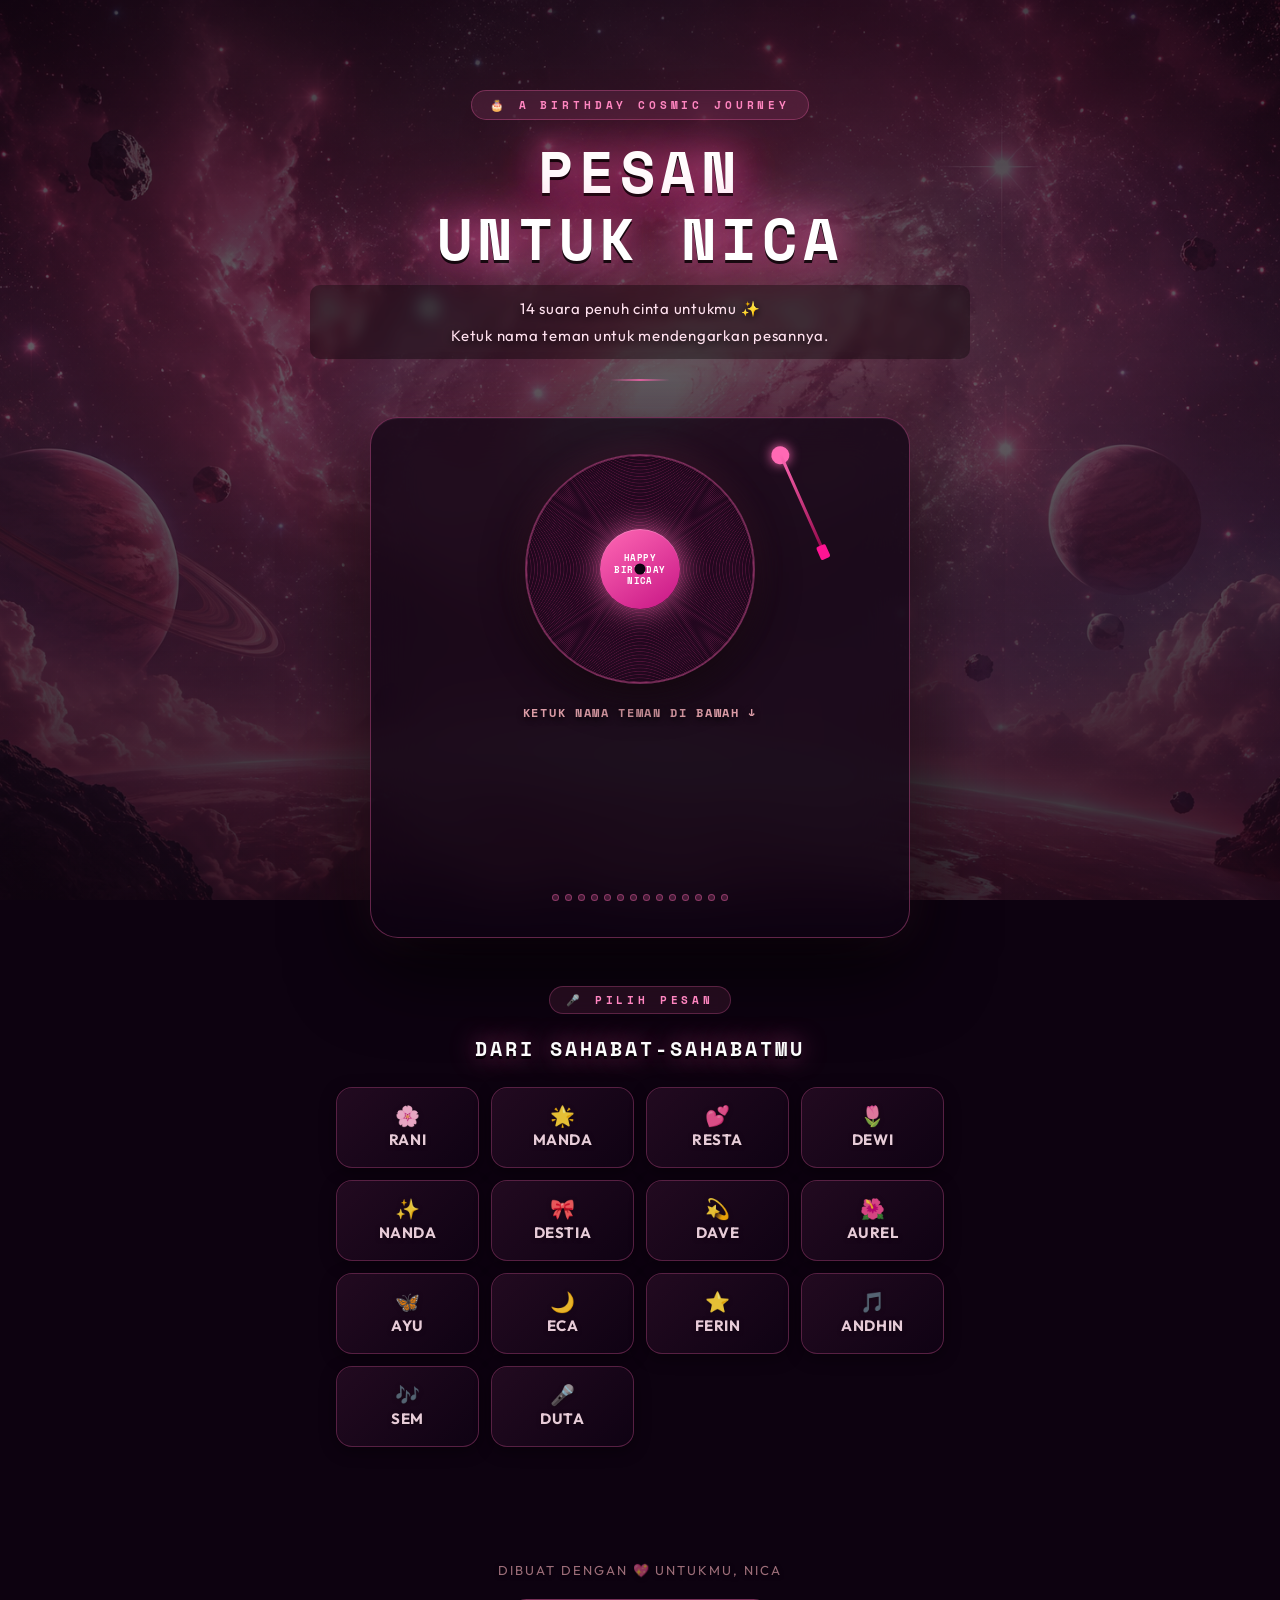
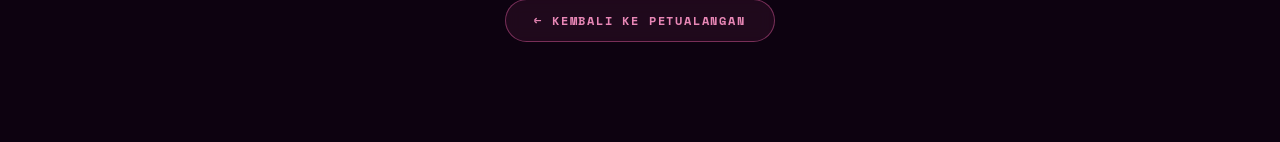
<file: halaman_audio.html>
<!DOCTYPE html>
<html lang="id">
<head>
  <meta charset="UTF-8">
  <meta name="viewport" content="width=device-width, initial-scale=1.0, user-scalable=no">
  <meta name="theme-color" content="#12050f">
  <title>Pesan untuk Nica 🎵</title>
  <link rel="preconnect" href="https://fonts.googleapis.com">
  <link href="https://fonts.googleapis.com/css2?family=Space+Mono:ital,wght@0,400;0,700;1,400&family=Outfit:wght@300;400;600;700;800&display=swap" rel="stylesheet">
  <style>
    *, *::before, *::after { box-sizing: border-box; margin: 0; padding: 0; }
    html { font-size: 16px; scroll-behavior: smooth; }
    html, body { min-height: 100%; }

    body {
      font-family: 'Outfit', sans-serif;
      color: #ffe6f0;
      min-height: 100vh;
      overflow-x: hidden;
      background-color: #0d0210;
      background-image: url('assets/bghalaman.png');
      background-size: cover;
      background-position: center top;
      background-attachment: fixed;
    }

    /* DARK OVERLAY - more opaque for readability */
    body::before {
      content: '';
      position: fixed;
      inset: 0;
      background: linear-gradient(
        180deg,
        rgba(8, 1, 10, 0.75) 0%,
        rgba(15, 3, 13, 0.65) 40%,
        rgba(8, 1, 10, 0.80) 100%
      );
      pointer-events: none;
      z-index: 0;
    }

    /* ── PARTICLES ── */
    #ap-particles {
      position: fixed; inset: 0;
      pointer-events: none; z-index: 1;
      overflow: hidden;
    }
    .ap-particle {
      position: absolute; border-radius: 50%;
      animation: apFloat linear infinite; opacity: 0;
    }
    @keyframes apFloat {
      0%   { opacity: 0; transform: translateY(0) scale(0); }
      10%  { opacity: 1; }
      90%  { opacity: 0.5; }
      100% { opacity: 0; transform: translateY(-100vh) scale(1); }
    }

    /* MAIN PAGE */
    .page-wrap {
      position: relative; z-index: 2;
      min-height: 100vh;
      display: flex; flex-direction: column;
      align-items: center;
      padding-bottom: 60px;
    }

    /* ── HEADER ── */
    .p-header {
      text-align: center;
      padding: clamp(40px, 9vw, 90px) 20px clamp(20px, 4vw, 36px);
      width: 100%;
      max-width: 700px;
    }
    .p-header .tag {
      font-family: 'Space Mono', monospace;
      font-size: clamp(9px, 2.2vw, 11px); font-weight: 700;
      letter-spacing: .35em; text-transform: uppercase;
      color: #ff85c0;
      background: rgba(255,105,180,0.12);
      border: 1px solid rgba(255,105,180,0.3);
      padding: 6px 18px; border-radius: 50px;
      display: inline-block; margin-bottom: 18px;
      backdrop-filter: blur(8px);
    }
    .p-header h1 {
      font-family: 'Space Mono', monospace; font-weight: 700;
      font-size: clamp(26px, 7vw, 58px);
      color: #fff;
      letter-spacing: .08em; text-transform: uppercase;
      margin-bottom: 14px;
      text-shadow: 0 3px 0 rgba(0,0,0,0.8), 0 0 40px rgba(255,105,180,.9), 0 0 80px rgba(255,20,147,.5);
      line-height: 1.15;
    }
    .p-header .sub {
      font-size: clamp(12px, 3vw, 15px);
      color: #ffe0ee;
      letter-spacing: .05em; line-height: 1.8;
      text-shadow: 0 2px 8px rgba(0,0,0,.9);
      background: rgba(0,0,0,0.35);
      padding: 10px 20px;
      border-radius: 10px;
      backdrop-filter: blur(6px);
    }
    .div-line {
      width: 60px; height: 2px;
      background: linear-gradient(90deg, transparent, rgba(255,105,180,.8), transparent);
      margin: 20px auto 0;
    }

    /* ── PLAYER CARD ── */
    .player-card {
      width: min(540px, 94vw);
      background: rgba(15, 3, 18, 0.72);
      backdrop-filter: blur(24px);
      -webkit-backdrop-filter: blur(24px);
      border: 1.5px solid rgba(255,105,180,.35);
      border-radius: 28px;
      padding: clamp(20px, 5vw, 36px);
      box-shadow:
        0 30px 80px rgba(0,0,0,.8),
        0 0 40px rgba(255,105,180,.12),
        inset 0 1px 0 rgba(255,255,255,.05);
      display: flex; flex-direction: column; align-items: center;
      gap: 16px;
      margin: 0 auto;
    }

    /* VINYL RECORD */
    .vc {
      position: relative;
      width: clamp(160px, 44vw, 230px);
      height: clamp(160px, 44vw, 230px);
      cursor: pointer;
      -webkit-tap-highlight-color: transparent;
    }
    .vdisc {
      width: 100%; height: 100%; border-radius: 50%;
      background:
        radial-gradient(circle at 50% 50%, #140610 0%, #140610 18%, transparent 18.5%),
        repeating-radial-gradient(circle at 50%, transparent 18.5%, transparent 19%, rgba(120,30,80,.5) 19.2%, transparent 19.4%),
        radial-gradient(circle, #1c061a 0%, #240820 60%, #100310 100%);
      border: 2px solid rgba(255,105,180,.35);
      box-shadow: 0 10px 40px rgba(0,0,0,.9), 0 0 30px rgba(255,105,180,.2);
      transition: box-shadow .3s;
    }
    .vdisc.spin { animation: vspin 2.5s linear infinite; }
    @keyframes vspin { to { transform: rotate(360deg); } }

    .vlabel {
      position: absolute; top: 50%; left: 50%; transform: translate(-50%,-50%);
      width: clamp(55px, 15vw, 80px); height: clamp(55px, 15vw, 80px);
      border-radius: 50%;
      background: linear-gradient(145deg, #ff69b4, #c71585);
      display: flex; align-items: center; justify-content: center;
      pointer-events: none;
      box-shadow: 0 0 30px rgba(255,105,180,.8), inset 0 1px 0 rgba(255,255,255,.2);
    }
    .vlabel span {
      font-family: 'Space Mono', monospace;
      font-size: clamp(6px, 1.8vw, 9px); font-weight: 700;
      color: #fff; text-align: center; line-height: 1.3;
      letter-spacing: .05em; text-transform: uppercase;
    }
    .vhole {
      position: absolute; top: 50%; left: 50%; transform: translate(-50%,-50%);
      width: 11px; height: 11px; border-radius: 50%; background: #0d0210; z-index: 2;
    }

    /* TONEARM */
    .varm {
      position: absolute; top: -10px; right: -40px; width: 105px; height: 135px;
      transform-origin: 88px 15px; transition: transform 1.5s cubic-bezier(.33,1,.68,1);
      transform: rotate(-32deg);
    }
    .varm.on { transform: rotate(-4deg); }
    .varm-base { position: absolute; top: 4px; right: 4px; width: 18px; height: 18px; border-radius: 50%; background: #ff69b4; box-shadow: 0 0 12px #ff69b4; }
    .varm-rod { position: absolute; top: 12px; right: 11px; width: 3px; height: 112px; background: linear-gradient(to bottom, #ff69b4, #8b0042); border-radius: 2px; transform-origin: top; transform: rotate(8deg); }
    .varm-tip { position: absolute; bottom: -2px; left: -4px; width: 10px; height: 14px; background: #ff1493; border-radius: 2px; }

    /* TRACK INFO */
    .track-info {
      text-align: center; width: 100%;
    }
    .track-hint {
      font-family: 'Space Mono', monospace;
      font-size: clamp(10px, 2.5vw, 12px); font-weight: 700;
      color: rgba(255,182,193,.85); letter-spacing: .14em;
      text-transform: uppercase; margin-top: 4px;
      transition: opacity .6s;
      text-shadow: 0 2px 6px rgba(0,0,0,.8);
    }
    .track-hint.gone { opacity: 0; pointer-events: none; height: 0; margin: 0; overflow: hidden; }

    .track-name {
      font-family: 'Space Mono', monospace;
      font-size: clamp(18px, 5vw, 30px); font-weight: 700;
      color: #fff; letter-spacing: .08em; text-transform: uppercase;
      opacity: 0; transition: opacity .5s;
      text-shadow: 0 3px 0 rgba(0,0,0,0.7), 0 0 25px rgba(255,105,180,.8);
      margin-bottom: 4px;
    }
    .track-name.show { opacity: 1; }

    .track-subtitle {
      font-size: clamp(11px, 2.8vw, 13px);
      color: rgba(255,182,193,.7);
      letter-spacing: .15em; text-transform: uppercase;
      font-family: 'Space Mono', monospace;
      opacity: 0; transition: opacity .5s .1s;
      text-shadow: 0 1px 4px rgba(0,0,0,.8);
    }
    .track-subtitle.show { opacity: 1; }

    /* EQUALIZER BARS (playing animation) */
    .eq-bars {
      display: flex; align-items: flex-end; gap: 3px;
      height: 22px; opacity: 0; transition: opacity .5s;
      margin: 6px auto 2px;
    }
    .eq-bars.show { opacity: 1; }
    .eq-bar {
      width: 4px; border-radius: 2px;
      background: linear-gradient(to top, #ff1493, #ff85c0);
      animation: eqAnim 0.8s ease-in-out infinite alternate;
    }
    .eq-bar:nth-child(1) { animation-duration: 0.5s; }
    .eq-bar:nth-child(2) { animation-duration: 0.7s; animation-delay: .1s; }
    .eq-bar:nth-child(3) { animation-duration: 0.4s; animation-delay: .2s; }
    .eq-bar:nth-child(4) { animation-duration: 0.6s; animation-delay: .05s; }
    .eq-bar:nth-child(5) { animation-duration: 0.8s; animation-delay: .15s; }
    .eq-bars.paused .eq-bar { animation-play-state: paused; }
    @keyframes eqAnim {
      0%  { height: 4px; }
      100%{ height: 20px; }
    }

    /* PROGRESS BAR */
    .progress-wrap {
      width: 100%; display: flex; align-items: center; gap: 10px;
      opacity: 0; transition: opacity .5s;
    }
    .progress-wrap.show { opacity: 1; }
    .progress-time {
      font-family: 'Space Mono', monospace;
      font-size: clamp(9px, 2vw, 11px); color: rgba(255,182,193,.7);
      min-width: 36px; text-align: center;
    }
    .progress-track {
      flex: 1; height: 6px;
      background: rgba(255,105,180,.12); border-radius: 3px;
      cursor: pointer; overflow: hidden;
      border: 1px solid rgba(255,105,180,.15);
    }
    .progress-fill {
      width: 0%; height: 100%;
      background: linear-gradient(90deg, #ff69b4, #ff1493);
      transition: width .4s linear; border-radius: 3px;
    }

    /* CONTROLS */
    .vcontrols {
      display: flex; align-items: center; gap: clamp(8px, 2.5vw, 14px);
      opacity: 0; transition: opacity .5s;
      flex-wrap: wrap; justify-content: center;
    }
    .vcontrols.show { opacity: 1; }
    .vbtn {
      background: rgba(255,105,180,.12); border: 1.5px solid rgba(255,105,180,.4);
      color: #ff85c0; font-family: 'Space Mono', monospace;
      font-size: clamp(10px, 2.5vw, 12px); font-weight: 700;
      padding: clamp(10px, 3vw, 13px) clamp(16px, 4vw, 22px);
      border-radius: 50px; cursor: pointer; transition: all .3s ease;
      -webkit-tap-highlight-color: transparent; touch-action: manipulation;
      letter-spacing: .1em; text-shadow: 0 1px 3px rgba(0,0,0,.5);
      min-height: 44px;
    }
    .vbtn:hover, .vbtn:active {
      background: #ff69b4; color: #12050f;
      box-shadow: 0 0 20px rgba(255,105,180,.7);
      border-color: #ff69b4; text-shadow: none;
    }
    .vbtn-play {
      background: linear-gradient(135deg, #ff69b4, #ff1493);
      color: #fff; border-color: transparent;
      padding: clamp(12px, 3.5vw, 16px) clamp(24px, 6vw, 36px);
      font-size: clamp(12px, 3vw, 14px);
    }
    .vbtn-play:hover, .vbtn-play:active {
      background: linear-gradient(135deg, #ff85c0, #ff69b4);
      color: #fff; text-shadow: none;
      box-shadow: 0 0 30px rgba(255,20,147,.7);
    }

    /* DOT INDICATORS */
    .vdots {
      display: flex; gap: 6px; align-items: center;
      justify-content: center; flex-wrap: wrap;
      max-width: min(360px, 90vw);
      opacity: 0; transition: opacity .5s .2s;
    }
    .vdots.show { opacity: 1; }
    .vdot {
      width: 7px; height: 7px; border-radius: 50%;
      background: rgba(255,105,180,.2); border: 1.5px solid rgba(255,105,180,.4);
      transition: all .5s; cursor: pointer;
      -webkit-tap-highlight-color: transparent;
    }
    .vdot.past { background: rgba(255,105,180,.5); }
    .vdot.now { background: #ff69b4; width: 24px; border-radius: 4px; box-shadow: 0 0 12px rgba(255,105,180,.9); }

    /* ── FRIENDS SECTION ── */
    .friends-section {
      padding: clamp(28px, 6vw, 48px) 16px clamp(40px, 8vw, 70px);
      text-align: center; width: 100%; max-width: 640px;
    }
    .section-label {
      font-family: 'Space Mono', monospace;
      font-size: clamp(9px, 2vw, 11px); font-weight: 700;
      letter-spacing: .35em; text-transform: uppercase;
      color: #ff85c0;
      background: rgba(255,105,180,0.1);
      border: 1px solid rgba(255,105,180,0.25);
      padding: 5px 16px; border-radius: 50px;
      display: inline-block; margin-bottom: 20px;
      backdrop-filter: blur(8px);
    }
    .friends-section h2 {
      font-family: 'Space Mono', monospace;
      font-size: clamp(14px, 3.5vw, 20px); font-weight: 700;
      color: #fff; letter-spacing: .15em; text-transform: uppercase;
      margin-bottom: 24px;
      text-shadow: 0 3px 0 rgba(0,0,0,0.7), 0 0 25px rgba(255,105,180,.7);
    }
    .friends-grid {
      display: grid;
      grid-template-columns: repeat(auto-fill, minmax(clamp(90px, 26vw, 140px), 1fr));
      gap: clamp(8px, 2vw, 12px);
    }
    .friend-chip {
      background: rgba(18, 4, 22, 0.7);
      backdrop-filter: blur(16px);
      -webkit-backdrop-filter: blur(16px);
      border: 1.5px solid rgba(255,105,180,.3);
      border-radius: 16px;
      padding: clamp(12px, 3vw, 18px) 8px;
      cursor: pointer;
      font-family: 'Outfit', sans-serif;
      font-size: clamp(12px, 3.2vw, 15px); font-weight: 700;
      letter-spacing: .04em; text-transform: uppercase;
      color: rgba(255,230,240,.9);
      transition: all .3s cubic-bezier(.175,.885,.32,1.275);
      -webkit-tap-highlight-color: transparent;
      touch-action: manipulation;
      text-align: center;
      text-shadow: 0 1px 4px rgba(0,0,0,.5);
      box-shadow: 0 4px 16px rgba(0,0,0,.4);
      min-height: clamp(48px, 11vw, 64px);
      display: flex; align-items: center; justify-content: center;
      flex-direction: column; gap: 4px;
      position: relative; overflow: hidden;
    }
    .friend-chip::before {
      content: '';
      position: absolute; inset: 0;
      background: linear-gradient(135deg, rgba(255,105,180,.08), transparent);
      border-radius: inherit;
      pointer-events: none;
    }
    .friend-chip .chip-emoji {
      font-size: clamp(16px, 4vw, 20px);
      line-height: 1;
    }
    .friend-chip:active {
      background: rgba(255,105,180,.25);
      transform: scale(0.95);
    }
    .friend-chip.playing {
      background: linear-gradient(135deg, rgba(255,20,147,.45), rgba(255,105,180,.3));
      color: #fff; border-color: #ff69b4;
      box-shadow: 0 0 24px rgba(255,20,147,.5), 0 4px 16px rgba(0,0,0,.4);
    }
    .friend-chip.played {
      border-color: rgba(255,105,180,.6);
      background: rgba(18, 4, 22, 0.8);
    }
    .friend-chip.played::after {
      content: '✓';
      position: absolute; top: 4px; right: 6px;
      font-size: 10px; color: #ff69b4; font-family: 'Space Mono', monospace;
    }

    /* ── BACK BUTTON ── */
    .footer {
      text-align: center; padding: clamp(24px, 5vw, 40px) 20px;
      width: 100%;
    }
    .footer p {
      font-size: clamp(11px, 2.5vw, 13px); color: rgba(255,182,193,.6);
      letter-spacing: .15em; text-transform: uppercase; line-height: 2;
      text-shadow: 0 1px 4px rgba(0,0,0,.6);
      margin-bottom: 16px;
    }
    .back-link {
      display: inline-flex; align-items: center; gap: 8px;
      color: rgba(255,150,200,.9); text-decoration: none;
      padding: 12px 28px;
      border: 1.5px solid rgba(255,105,180,.4);
      border-radius: 50px;
      font-family: 'Space Mono', monospace;
      font-size: clamp(10px, 2.5vw, 12px); font-weight: 700;
      letter-spacing: .15em; text-transform: uppercase;
      transition: all .3s;
      background: rgba(255,105,180,.08);
      backdrop-filter: blur(8px);
      -webkit-tap-highlight-color: transparent;
    }
    .back-link:active {
      background: rgba(255,105,180,.25);
      box-shadow: 0 0 20px rgba(255,105,180,.4);
    }

    /* ── RESPONSIVE ── */
    @media (max-width: 480px) {
      .vc { width: clamp(140px, 48vw, 190px); height: clamp(140px, 48vw, 190px); }
      .player-card { padding: 20px 16px; gap: 14px; border-radius: 20px; }
      .vcontrols { gap: 8px; }
      .vbtn { padding: 10px 14px; font-size: 10px; }
      .friends-grid { grid-template-columns: repeat(3, 1fr); gap: 8px; }
    }
    @media (max-width: 360px) {
      .friends-grid { grid-template-columns: repeat(2, 1fr); }
      .vc { width: 130px; height: 130px; }
    }
  </style>
</head>
<body>

<div id="ap-particles"></div>

<div class="page-wrap">
  <!-- HEADER -->
  <div class="p-header">
    <div class="tag">🎂 A BIRTHDAY COSMIC JOURNEY</div>
    <h1>PESAN<br>UNTUK NICA</h1>
    <p class="sub" id="headerSub">Suara penuh cinta untukmu ✨<br>Ketuk nama teman untuk mendengarkan pesannya.</p>
    <div class="div-line"></div>
  </div>

  <!-- VINYL PLAYER CARD -->
  <div class="player-card">
    <!-- VINYL -->
    <div class="vc" id="vinylContainer" onclick="toggleV()">
      <div class="vdisc" id="vdisc"></div>
      <div class="vlabel"><span>HAPPY<br>BIRTHDAY<br>NICA</span></div>
      <div class="vhole"></div>
      <div class="varm" id="varm">
        <div class="varm-base"></div>
        <div class="varm-rod"><div class="varm-tip"></div></div>
      </div>
    </div>

    <!-- TRACK INFO -->
    <div class="track-info">
      <div class="track-hint" id="trackHint">KETUK NAMA TEMAN DI BAWAH ↓</div>
      <div class="track-name" id="trackName"></div>
      <div class="track-subtitle" id="trackSub">MENGIRIMKAN CINTA UNTUKMU ✨</div>
      <div class="eq-bars" id="eqBars">
        <div class="eq-bar"></div>
        <div class="eq-bar"></div>
        <div class="eq-bar"></div>
        <div class="eq-bar"></div>
        <div class="eq-bar"></div>
      </div>
    </div>

    <!-- PROGRESS -->
    <div class="progress-wrap" id="progressWrap">
      <span class="progress-time" id="timeElapsed">0:00</span>
      <div class="progress-track" id="progressTrack" onclick="seekAudio(event)">
        <div class="progress-fill" id="progressFill"></div>
      </div>
      <span class="progress-time" id="timeDuration">0:00</span>
    </div>

    <!-- CONTROLS -->
    <div class="vcontrols" id="vcontrols">
      <button class="vbtn" id="btnPrev" onclick="vPrev(event)">◄ PREV</button>
      <button class="vbtn vbtn-play" id="btnPlayPause" onclick="toggleV(event)">⏸ PAUSE</button>
      <button class="vbtn" id="btnNext" onclick="vNext(event)">NEXT ►</button>
    </div>

    <!-- DOTS -->
    <div class="vdots" id="vdots"></div>
  </div>

  <!-- FRIENDS GRID -->
  <div class="friends-section">
    <div class="section-label">🎤 PILIH PESAN</div>
    <h2>DARI SAHABAT-SAHABATMU</h2>
    <div class="friends-grid" id="friendsGrid"></div>
  </div>

  <!-- FOOTER -->
  <div class="footer">
    <p>dibuat dengan 💖 untukmu, nica</p>
    <a href="index.html" class="back-link">← KEMBALI KE PETUALANGAN</a>
  </div>
</div>

<script>
const friendsList = [
  {name:"Rani",    audio:"audio/rani.mp3",    emoji:"🌸"},
  {name:"Manda",   audio:"audio/manda.ogg",   emoji:"🌟"},
  {name:"Resta",   audio:"audio/restavia.ogg", emoji:"💕"},
  {name:"Dewi",    audio:"audio/dewi.mp3",    emoji:"🌷"},
  {name:"Nanda",   audio:"audio/nanda.mp3",   emoji:"✨"},
  {name:"Destia",  audio:"audio/destia.mp3",  emoji:"🎀"},
  {name:"Dave",    audio:"audio/dave.mp3",    emoji:"💫"},
  {name:"Aurel",   audio:"audio/aurel.m4a",   emoji:"🌺"},
  {name:"Ayu",     audio:"audio/ayu.m4a",     emoji:"🦋"},
  {name:"Eca",     audio:"audio/eca.mp3",     emoji:"🌙"},
  {name:"Ferin",   audio:"audio/ferin.m4a",   emoji:"⭐"},
  {name:"Andhin",  audio:"audio/andhin.m4a",  emoji:"🎵"},
  {name:"Sem",     audio:"audio/sem.m4a",     emoji:"🎶"},
  {name:"Duta",    audio:"audio/duta.mpeg",   emoji:"🎤"}
];

// ── AUDIO ENGINE ──
let vAudios = [];
let currentTrackIdx = 0;
let isPlaying = false;
let progressInterval = null;
let audioUnlocked = false;
let playedTracks = new Set();

// ── PARTICLES ──
(function(){
  const c = document.getElementById("ap-particles"); if(!c) return;
  const cols=["rgba(255,105,180,.5)","rgba(255,51,133,.4)","rgba(255,182,193,.3)","rgba(255,255,255,.25)"];
  for(let i=0;i<25;i++){
    const p=document.createElement("div"); p.className="ap-particle";
    const s=Math.random()*4+1.5;
    p.style.cssText=`width:${s}px;height:${s}px;background:${cols[i%4]};left:${Math.random()*100}%;bottom:-10px;animation-delay:${Math.random()*12}s;animation-duration:${Math.random()*9+7}s;`;
    c.appendChild(p);
  }
})();

// ── BUILD DOM ──
const dots2 = document.getElementById("vdots");
const grid2 = document.getElementById("friendsGrid");

vAudios = friendsList.map(f => {
  const a = new Audio(f.audio);
  a.preload = "metadata";
  return a;
});

document.getElementById("headerSub").innerHTML =
  `${friendsList.length} suara penuh cinta untukmu ✨<br>Ketuk nama teman untuk mendengarkan pesannya.`;

friendsList.forEach((f, i) => {
  // Dot indicator
  const dot = document.createElement("div");
  dot.className = "vdot"; dot.id = "vd" + i;
  dot.onclick = () => vGoTo(i);
  dots2.appendChild(dot);

  // Friend chip
  const chip = document.createElement("div");
  chip.className = "friend-chip"; chip.id = "fc" + i;
  chip.innerHTML = `<span class="chip-emoji">${f.emoji}</span>${f.name}`;
  chip.onclick = () => vGoTo(i);
  grid2.appendChild(chip);
});
dots2.classList.add("show");



// ── STOP ALL ──
function stopAllAudios() {
  vAudios.forEach(a => { if(a){ a.pause(); a.currentTime = 0; } });
  if(progressInterval) clearInterval(progressInterval);
}

// ── FORMAT TIME ──
function formatTime(s) {
  if(!isFinite(s) || isNaN(s)) return "0:00";
  const m = Math.floor(s/60), sec = Math.floor(s%60);
  return `${m}:${sec.toString().padStart(2,'0')}`;
}

// ── PLAY TRACK ──
function playTrack(idx) {
  stopAllAudios();
  currentTrackIdx = idx;
  const audio  = vAudios[idx];
  const friend = friendsList[idx];

  // Update dots & chips
  document.querySelectorAll(".vdot").forEach((d, i) => {
    d.className = "vdot" + (i < idx ? " past" : i === idx ? " now" : "");
  });
  document.querySelectorAll(".friend-chip").forEach((c, i) => {
    c.classList.toggle("playing", i === idx);
  });

  // Track info
  document.getElementById("trackHint").classList.add("gone");
  document.getElementById("trackName").textContent = friend.name;
  document.getElementById("trackName").classList.add("show");
  document.getElementById("trackSub").classList.add("show");
  document.getElementById("eqBars").classList.add("show");
  document.getElementById("eqBars").classList.remove("paused");
  document.getElementById("progressWrap").classList.add("show");
  document.getElementById("vcontrols").classList.add("show");
  document.getElementById("vdisc").classList.add("spin");
  document.getElementById("varm").classList.add("on");
  document.getElementById("btnPlayPause").textContent = "⏸ PAUSE";
  isPlaying = true;

  // Progress reset
  document.getElementById("progressFill").style.width = "0%";
  document.getElementById("timeElapsed").textContent = "0:00";
  document.getElementById("timeDuration").textContent = "0:00";

  if(audio) {
    audio.currentTime = 0; audio.volume = 1;
    // NOTE: Do NOT call audio.load() here — it cancels the user gesture on Safari iOS
    const pp = audio.play();
    if(pp !== undefined) {
      pp.catch(err => {
        console.warn("Autoplay blocked:", err);
        isPlaying = false;
        document.getElementById("btnPlayPause").textContent = "▶ PLAY";
        document.getElementById("eqBars").classList.add("paused");
      });
    }
    audio.onended = () => vNext();

    progressInterval = setInterval(() => {
      if(audio.duration && !isNaN(audio.duration)) {
        const pct = Math.min((audio.currentTime / audio.duration) * 100, 100);
        document.getElementById("progressFill").style.width = pct + "%";
        document.getElementById("timeElapsed").textContent = formatTime(audio.currentTime);
        document.getElementById("timeDuration").textContent = formatTime(audio.duration);
      }
    }, 250);
  }

  playedTracks.add(idx);
  // Mark played on chip
  setTimeout(() => {
    document.querySelectorAll(".friend-chip").forEach((c,i) => {
      if(playedTracks.has(i) && i !== idx) c.classList.add("played");
      else if(i !== idx) c.classList.remove("played");
    });
  }, 100);

  // Scroll chip into view on mobile
  const chip = document.getElementById("fc" + idx);
  if(chip) chip.scrollIntoView({ behavior:"smooth", block:"nearest" });
}

// ── SEEK ──
function seekAudio(e) {
  const audio = vAudios[currentTrackIdx];
  if(!audio || !audio.duration) return;
  const rect = e.currentTarget.getBoundingClientRect();
  const x = (e.touches ? e.touches[0].clientX : e.clientX) - rect.left;
  const pct = Math.max(0, Math.min(1, x / rect.width));
  audio.currentTime = pct * audio.duration;
}
document.getElementById("progressTrack").addEventListener("touchstart", seekAudio, {passive:true});

// ── TOGGLE PLAY/PAUSE ──
function toggleV(e) {
  if(e) e.stopPropagation();
  if(!isPlaying) {
    const audio = vAudios[currentTrackIdx];
    if(audio) audio.play().catch(()=>{});
    document.getElementById("vdisc").classList.add("spin");
    document.getElementById("varm").classList.add("on");
    document.getElementById("btnPlayPause").textContent = "⏸ PAUSE";
    document.getElementById("eqBars").classList.remove("paused");
    isPlaying = true;
  } else {
    vAudios.forEach(a => { if(a && !a.paused) a.pause(); });
    document.getElementById("vdisc").classList.remove("spin");
    document.getElementById("varm").classList.remove("on");
    document.getElementById("btnPlayPause").textContent = "▶ PLAY";
    document.getElementById("eqBars").classList.add("paused");
    isPlaying = false;
  }
}

function vGoTo(i) {
  playTrack(i);
}

function vNext(e) {
  if(e) e.stopPropagation();
  const next = (currentTrackIdx + 1) % friendsList.length;
  playTrack(next);
}

function vPrev(e) {
  if(e) e.stopPropagation();
  const prev = (currentTrackIdx - 1 + friendsList.length) % friendsList.length;
  playTrack(prev);
}


</script>
</body>
</html>
</file>
